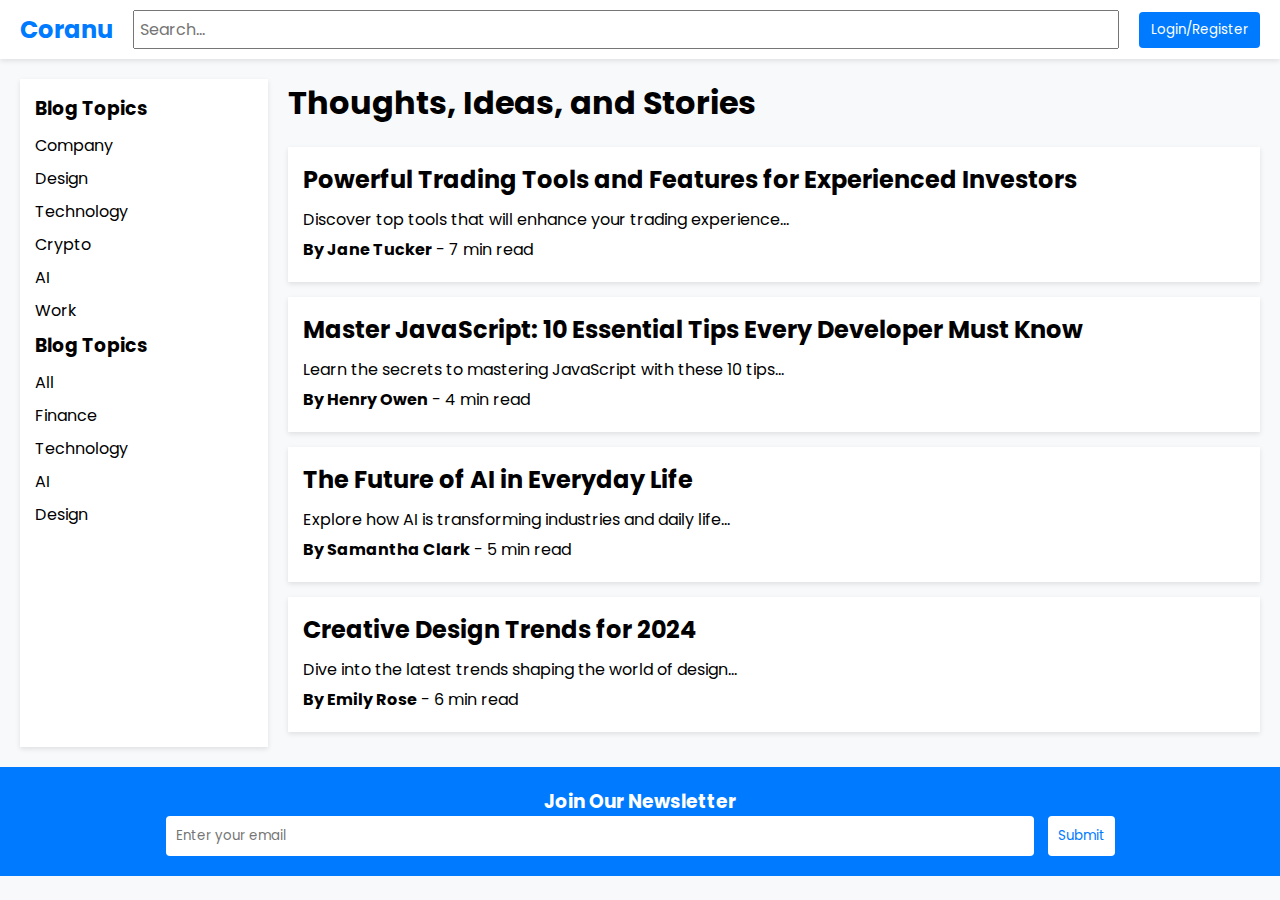
<file: index.html>
<!DOCTYPE html>
<html lang="en">
<head>
  <meta charset="UTF-8">
  <meta name="viewport" content="width=device-width, initial-scale=1.0">
  <title>Post App</title>
  <link rel="stylesheet" href="styles.css">
  <link rel="stylesheet" href="style.css">
</head>
<body>
  <header class="header">
    <div class="logo">Coranu</div>
    <input type="text" class="search-bar" placeholder="Search...">
    <button type="submit" id="loginBtn" class="login-btn">Login/Register</button>
  </header>
  
  <main class="content">
    <aside class="sidebar">
      <h3>Blog Topics</h3>
      <ul>
        <li>Company</li>
        <li>Design</li>
        <li>Technology</li>
        <li>Crypto</li>
        <li>AI</li>
        <li>Work</li>
      </ul>
    
        <h3>Blog Topics</h3>
        <ul>
          <li>All</li>
          <li>Finance</li>
          <li>Technology</li>
          <li>AI</li>
          <li>Design</li>
        </ul>
      </aside>
      
    
    <section class="posts" id="postsList">
      <h1>Thoughts, Ideas, and Stories</h1>
      <div class="post-card">
        <h2>Powerful Trading Tools and Features for Experienced Investors</h2>
        <p>Discover top tools that will enhance your trading experience...</p>
        <p><strong>By Jane Tucker</strong> - 7 min read</p>
      </div>
      <div class="post-card">
        <h2>Master JavaScript: 10 Essential Tips Every Developer Must Know</h2>
        <p>Learn the secrets to mastering JavaScript with these 10 tips...</p>
        <p><strong>By Henry Owen</strong> - 4 min read</p>
      </div>
    </section>
  </main>
  
  <footer class="footer">
    <h3>Join Our Newsletter</h3>
    <input type="email" placeholder="Enter your email">
    <button>Submit</button>
  </footer>
  <script type="module" src="firebase.js"></script>
  <script type="module" src="login.html"></script>
  <script type="module" src="./Post-App/dashboard.html"></script>
  <script type="module" src="./Post-App/app.js"></script>
  <script type="module" src="index.js"></script>
  <script type="module" src="Post-App/script.js"></script>
  <script type="module" src="Post-App/index.js"></script>
  
</body>
</html>
</file>
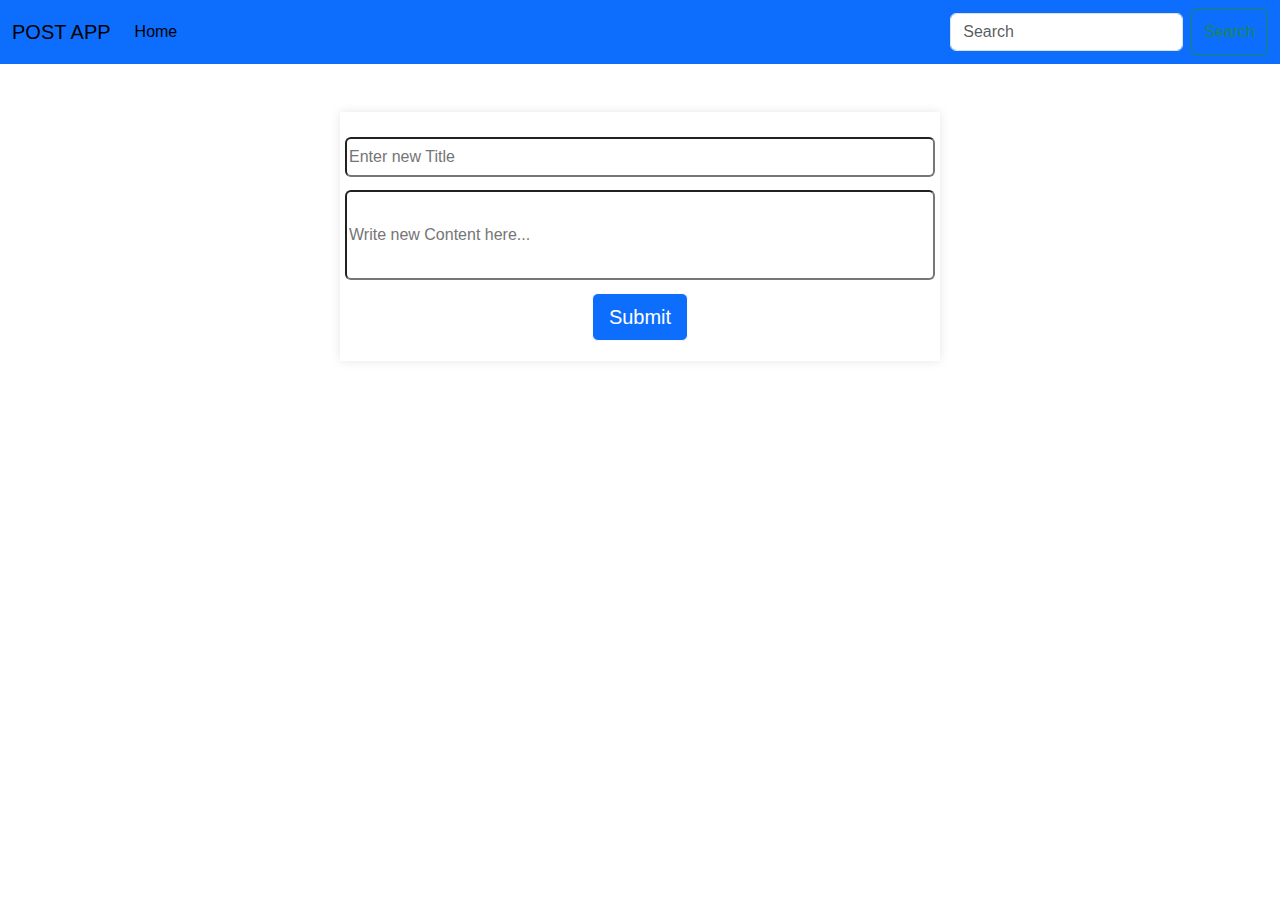
<file: Post-App/dashboard.html>
<!doctype html>
<html lang="en">

<head>
    <meta charset="utf-8">
    <meta name="viewport" content="width=device-width, initial-scale=1">
    <title>Post App</title>
    <link href="https://cdn.jsdelivr.net/npm/bootstrap@5.3.3/dist/css/bootstrap.min.css" rel="stylesheet"
        integrity="sha384-QWTKZyjpPEjISv5WaRU9OFeRpok6YctnYmDr5pNlyT2bRjXh0JMhjY6hW+ALEwIH" crossorigin="anonymous">
    <link rel="stylesheet" href="styles.css">
</head>

<body>

<nav class="navbar navbar-expand-lg bg-primary">
    <div class="container-fluid">
      <button class="navbar-toggler" type="button" data-bs-toggle="collapse" data-bs-target="#navbarTogglerDemo03" aria-controls="navbarTogglerDemo03" aria-expanded="false" aria-label="Toggle navigation">
        <span class="navbar-toggler-icon"></span>
      </button>
      <a class="navbar-brand" href="#">POST APP</a>
      <div class="collapse navbar-collapse" id="navbarTogglerDemo03">
        <ul class="navbar-nav me-auto mb-2 mb-lg-0">
          <li class="nav-item">
            <a class="nav-link active" aria-current="page" href="#">Home</a>
          </li>
          
        </ul>
        <form class="d-flex" role="search">
          <input class="form-control me-2" type="search" placeholder="Search" aria-label="Search">
          <button class="btn btn-outline-success" type="submit">Search</button>
        </form>
      </div>
    </div>
  </nav>
    <div class="container d-flex justify-content-center align-items-center mt-5">
        <div class="row">
            <div class="col-12">
                
                <div class="container-fluid">
                    
                    <div class="post-form">
                        <input class="rounded" type="text" id="title" placeholder="Enter new Title"><br>
                        <input class="mt-2 rounded" type="text" id="postContent" placeholder="Write new Content here...">
                        <br>
                        <div class=" d-flex justify-content-center align-items-center">
                            <button type="button" class="btn btn-primary btn-lg mt-2 rounded border-light"
                                id="postButton">Submit</button>
                        </div>
                    </div>
                    <div id="postsContainer">

                    </div>
                </div>
            </div>
        </div>
    </div>

    <script src="https://cdn.jsdelivr.net/npm/bootstrap@5.3.3/dist/js/bootstrap.bundle.min.js"
        integrity="sha384-YvpcrYf0tY3lHB60NNkmXc5s9fDVZLESaAA55NDzOxhy9GkcIdslK1eN7N6jIeHz"
        crossorigin="anonymous"></script>
    <script type="module" src="./script.js"></script>
    <script type="module" src="../firebase.js"></script>
  <script type="module" src="./dashboard.html"></script>
  <script type="module" src="index.js"></script>
  <script type="module" src="./app.js"></script>
  <script type="module" src="script.js"></script>
</body>

</html>
</file>
<file: styles.css>
body {
    font-family: Arial, sans-serif;
    margin: 0;
    padding: 0;
    background-color: #f8f9fa;
  }
  
  .header {
    display: flex;
    justify-content: space-between;
    align-items: center;
    padding: 10px 20px;
    background-color: #fff;
    box-shadow: 0 2px 5px rgba(0, 0, 0, 0.1);
  }
  
  .logo {
    font-size: 24px;
    font-weight: bold;
    color: #007bff;
  }
  
  .search-bar {
    flex: 1;
    margin: 0 20px;
    padding: 5px;
    font-size: 16px;
  }
  
  .login-btn {
    background-color: #007bff;
    color: #fff;
    padding: 8px 12px;
    border: none;
    border-radius: 4px;
    cursor: pointer;
  }
  
  .content {
    display: flex;
    margin: 20px;
  }
  
  .sidebar {
    width: 20%;
    background-color: #fff;
    padding: 15px;
    box-shadow: 0 2px 5px rgba(0, 0, 0, 0.1);
  }
  
  .sidebar h3 {
    margin-bottom: 10px;
  }
  
  .sidebar ul {
    list-style: none;
    padding: 0;
  }
  
  .sidebar li {
    margin-bottom: 8px;
  }
  .sidebar li :hover{
    cursor: pointer;
  }
  
  .posts {
    flex: 1;
    margin-left: 20px;
  }
  
  .posts h1 {
    margin-bottom: 20px;
  }
  
  .post-card {
    background-color: #fff;
    padding: 15px;
    margin-bottom: 15px;
    box-shadow: 0 2px 5px rgba(0, 0, 0, 0.1);
  }
  
  .post-card h2 {
    margin: 0 0 10px;
  }
  
  .post-card p {
    margin: 5px 0;
  }
  
  .footer {
    background-color: #007bff;
    color: #fff;
    text-align: center;
    padding: 20px;
  }
  
  .footer input {
    padding: 10px;
    width: 70%;
    border: none;
    margin-right: 10px;
    border-radius: 4px;
  }
  
  .footer button {
    padding: 10px;
    background-color: #fff;
    color: #007bff;
    border: none;
    border-radius: 4px;
    cursor: pointer;
  }
</file>
<file: style.css>
/* Google Fonts - Poppins */
@import url('https://fonts.googleapis.com/css2?family=Poppins:wght@300;400;500;600&display=swap');

* {
  margin: 0;
  padding: 0;
  box-sizing: border-box;
  font-family: 'Poppins', sans-serif;
}

.container {
  height: 120vh;
  width: 100%;
  display: flex;
  align-items: center;
  justify-content: center;
  background-color: #4070f4;
  column-gap: 30px;
}

.form {
  position: absolute;
  max-width: 430px;
  width: 100%;
  padding: 30px;
  border-radius: 6px;
  background: #FFF;
}

.form.signup {
  opacity: 0;
  pointer-events: none;
}

.forms.show-signup .form.signup {
  opacity: 1;
  pointer-events: auto;
}

.forms.show-signup .form.login {
  opacity: 0;
  pointer-events: none;
}

header {
  font-size: 28px;
  font-weight: 600;
  color: #232836;
  text-align: center;
}

form {
  margin-top: 30px;
}

.form .field {
  position: relative;
  height: 50px;
  width: 100%;
  margin-top: 20px;
  border-radius: 6px;
}

.field input,
.field button {
  height: 100%;
  width: 100%;
  border: none;
  font-size: 16px;
  font-weight: 400;
  border-radius: 6px;
}

.field input {
  outline: none;
  padding: 0 15px;
  border: 1px solid#CACACA;
}

.field input:focus {
  border-bottom-width: 2px;
}

.eye-icon {
  position: absolute;
  top: 50%;
  right: 10px;
  transform: translateY(-50%);
  font-size: 18px;
  color: #8b8b8b;
  cursor: pointer;
  padding: 5px;
}

.field button {
  color: #fff;
  background-color: #0171d3;
  transition: all 0.3s ease;
  cursor: pointer;
}

.field button:hover {
  background-color: #016dcb;
}

.form-link {
  text-align: center;
  margin-top: 10px;
}

.form-link span,
.form-link a {
  font-size: 14px;
  font-weight: 400;
  color: #232836;
}

.form a {
  color: #0171d3;
  text-decoration: none;
}

.form-content a:hover {
  text-decoration: underline;
}
#logout button {
  color: #fff;
  background-color: #0171d3;
  transition: all 0.3s ease;
  cursor: pointer;
  height: 100%;
  width: 100%;
  border: none;
  font-size: 16px;
  font-weight: 400;
  border-radius: 6px;
}

#logout button:hover {
  background-color: #016dcb;
}

.line {
  position: relative;
  height: 1px;
  width: 100%;
  margin: 36px 0;
  background-color: #d4d4d4;
}

.line::before {
  content: 'Or';
  position: absolute;
  top: 50%;
  left: 50%;
  transform: translate(-50%, -50%);
  background-color: #FFF;
  color: #8b8b8b;
  padding: 0 15px;
}

.media-options a {
  display: flex;
  align-items: center;
  justify-content: center;
}

img.google-img {
  height: 20px;
  width: 20px;
  object-fit: cover;
}

a.google {
  border: 1px solid #CACACA;
}

a.google span {
  font-weight: 500;
  opacity: 0.6;
  color: #232836;
}

@media screen and (max-width: 400px) {
  .form {
    padding: 20px 10px;
  }

}
</file>
<file: Post-App/styles.css>
body {
    background-size: cover;
    background-image: url("https://lease.drivalia.com/assets/img/share/bg-hero-offers.jpg?k=c56eb50c76");
    font-family: Arial, Helvetica, sans-serif;
    margin: 0;
}

.container {
    width: 600px;
    padding: 20px;
    box-shadow: 0px 0px 10px rgba(0, 0, 0, 0.1);
}

input {
    margin: 5px;
}

#title {
    width: 590px;
    height: 40px;
}

#postContent {
    width: 590px;
    height: 90px;
}

#postsContainer .post {
    padding: 10px;
    margin-top: 40px;
    border-style: groove;
    border-color: black;
    background-color: #e9e9e9;
    margin-bottom: 10px;
    border-radius: 8px;
    font-size: x-large;
}

.deletePostButton {
    font-size: medium;
    border-radius: 10%;
    background-color: rgb(204, 35, 35);
    color: #e9e9e9
}

.postTitle{
    color: #151949;
    background-color: rgb(127, 148, 179);
    border: 2px, groove, #0c316879;
    border-radius:10px ;
}

.post-content-box{
    color: #5a184c;
    background-color: rgb(228, 193, 193);
    border: 2px, groove, #832a48;
    border-radius:10px ;
}
</file>
